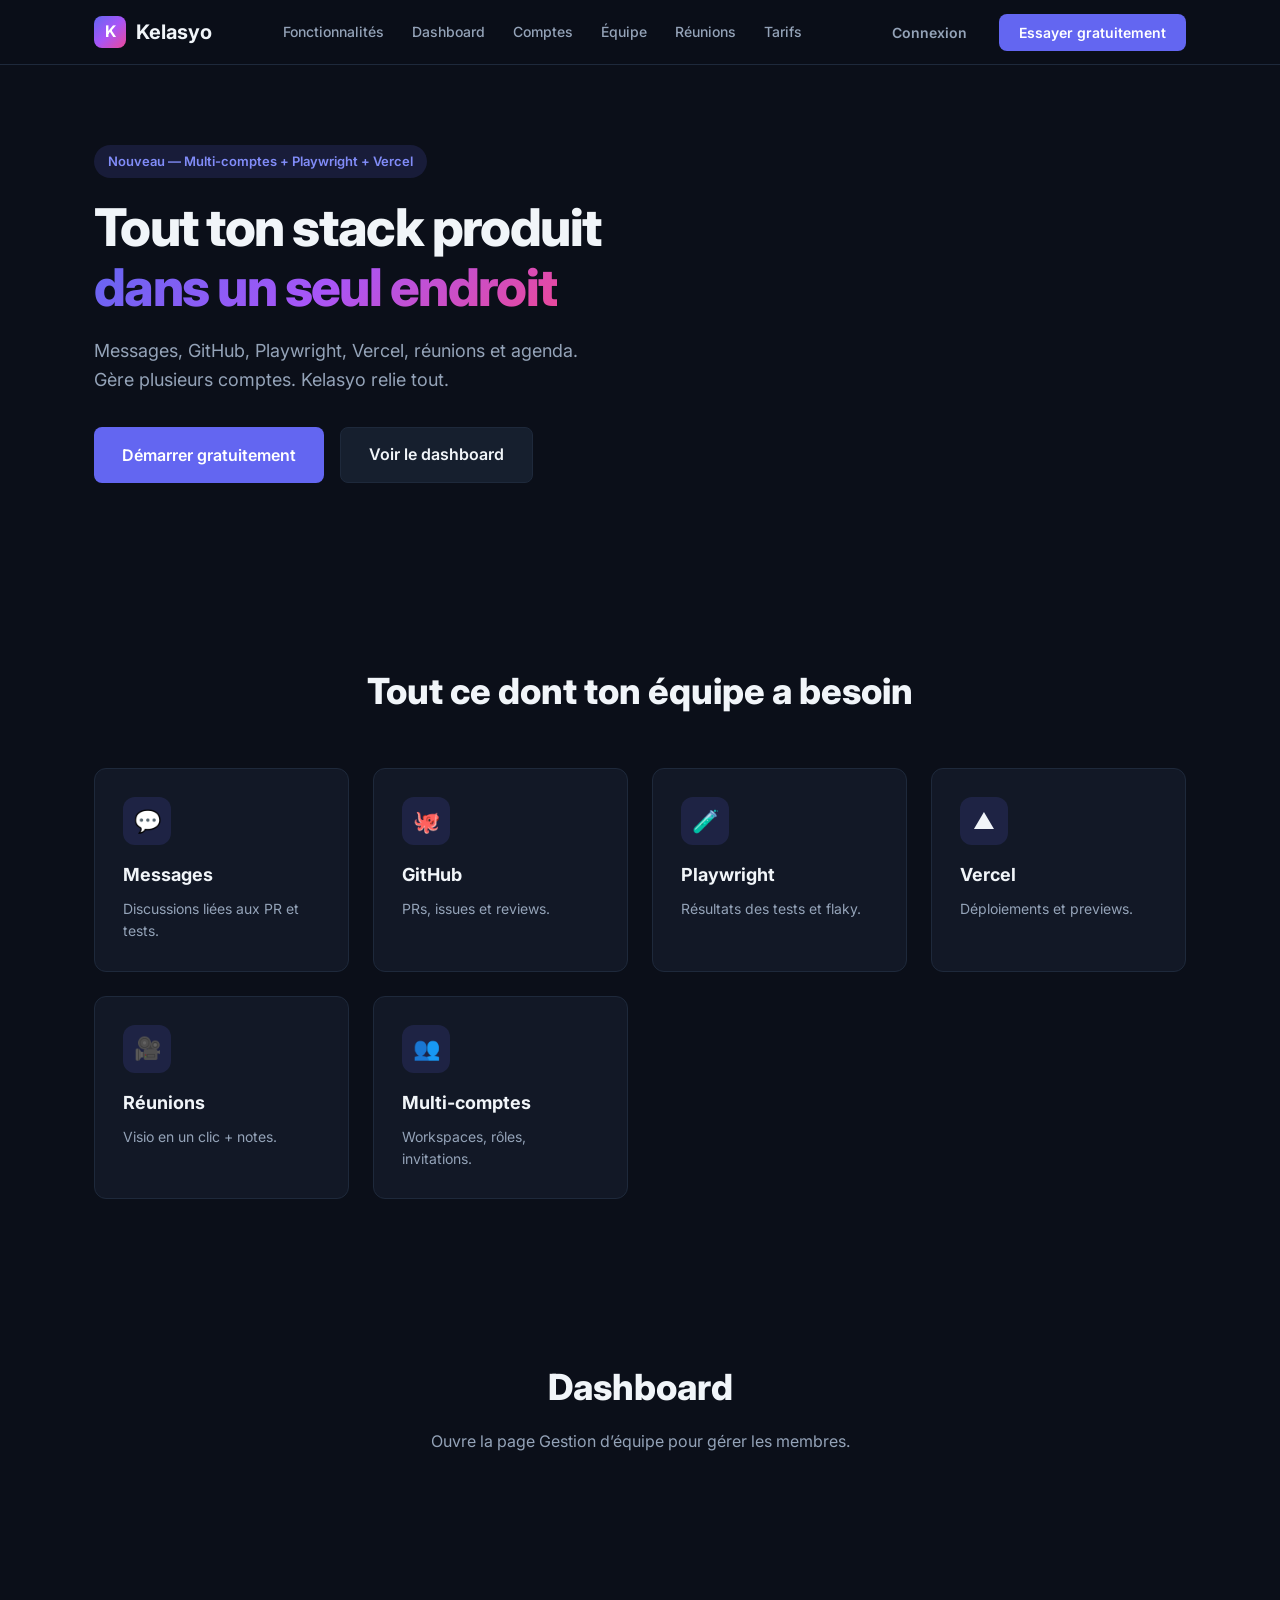
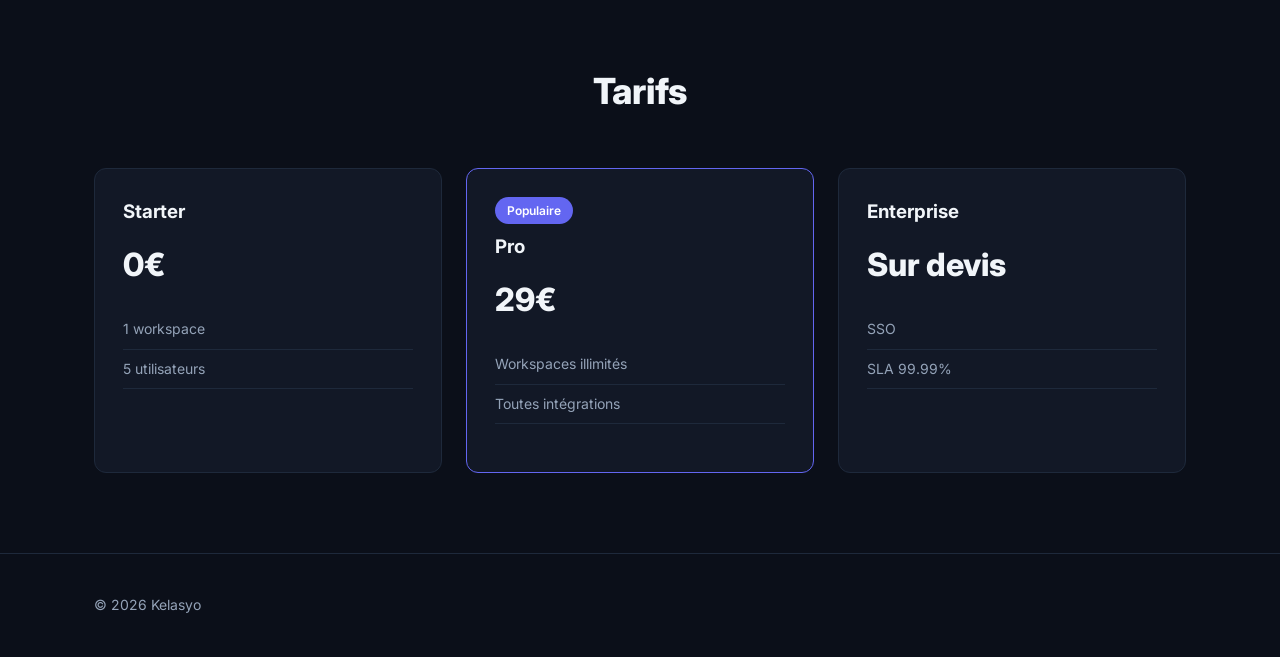
<file: index.html>
<!DOCTYPE html>
<html lang="fr">
<head>
  <meta charset="UTF-8" />
  <meta name="viewport" content="width=device-width, initial-scale=1.0" />
  <title>Kelasyo — Le hub de ton équipe dev & produit</title>
  <meta name="description" content="Kelasyo centralise messages, GitHub, tests Playwright, Vercel, réunions et agenda. Un seul endroit pour toute ton équipe." />
  <link rel="preconnect" href="https://fonts.googleapis.com" />
  <link rel="preconnect" href="https://fonts.gstatic.com" crossorigin />
  <link href="https://fonts.googleapis.com/css2?family=Inter:wght@400;500;600;700;800&display=swap" rel="stylesheet" />
  <link rel="stylesheet" href="css/styles.css" />
</head>
<body>
  <header class="header">
    <div class="container header-inner">
      <a href="#" class="logo"><span class="logo-mark">K</span><span class="logo-text">Kelasyo</span></a>
      <nav class="nav">
        <a href="#features">Fonctionnalités</a>
        <a href="#dashboard">Dashboard</a>
        <a href="#accounts">Comptes</a>
        <a href="equipe.html">Équipe</a>
        <a href="#meetings">Réunions</a>
        <a href="#pricing">Tarifs</a>
      </nav>
      <div class="header-actions">
        <button class="btn btn-ghost">Connexion</button>
        <button class="btn btn-primary">Essayer gratuitement</button>
      </div>
    </div>
  </header>
  <section class="hero">
    <div class="container hero-inner">
      <div class="hero-content">
        <div class="badge">Nouveau — Multi-comptes + Playwright + Vercel</div>
        <h1>Tout ton stack produit<br><span class="gradient-text">dans un seul endroit</span></h1>
        <p class="hero-sub">Messages, GitHub, Playwright, Vercel, réunions et agenda. Gère plusieurs comptes. Kelasyo relie tout.</p>
        <div class="hero-cta">
          <button class="btn btn-primary btn-lg">Démarrer gratuitement</button>
          <a class="btn btn-secondary btn-lg" href="#dashboard">Voir le dashboard</a>
        </div>
      </div>
    </div>
  </section>
  <section class="features" id="features">
    <div class="container">
      <div class="section-header"><h2>Tout ce dont ton équipe a besoin</h2></div>
      <div class="features-grid">
        <article class="feature-card"><div class="feature-icon messages">💬</div><h3>Messages</h3><p>Discussions liées aux PR et tests.</p></article>
        <article class="feature-card"><div class="feature-icon github">🐙</div><h3>GitHub</h3><p>PRs, issues et reviews.</p></article>
        <article class="feature-card"><div class="feature-icon playwright">🧪</div><h3>Playwright</h3><p>Résultats des tests et flaky.</p></article>
        <article class="feature-card"><div class="feature-icon vercel">▲</div><h3>Vercel</h3><p>Déploiements et previews.</p></article>
        <article class="feature-card"><div class="feature-icon meetings">🎥</div><h3>Réunions</h3><p>Visio en un clic + notes.</p></article>
        <article class="feature-card"><div class="feature-icon accounts">👥</div><h3>Multi-comptes</h3><p>Workspaces, rôles, invitations.</p></article>
      </div>
    </div>
  </section>
  <section class="dashboard-section" id="dashboard">
    <div class="container">
      <div class="section-header"><h2>Dashboard</h2><p>Ouvre la page <a href="equipe.html">Gestion d’équipe</a> pour gérer les membres.</p></div>
    </div>
  </section>
  <section class="pricing" id="pricing">
    <div class="container">
      <div class="section-header"><h2>Tarifs</h2></div>
      <div class="pricing-grid">
        <div class="price-card"><h3>Starter</h3><div class="price">0€</div><ul><li>1 workspace</li><li>5 utilisateurs</li></ul></div>
        <div class="price-card popular"><div class="popular-badge">Populaire</div><h3>Pro</h3><div class="price">29€</div><ul><li>Workspaces illimités</li><li>Toutes intégrations</li></ul></div>
        <div class="price-card"><h3>Enterprise</h3><div class="price">Sur devis</div><ul><li>SSO</li><li>SLA 99.99%</li></ul></div>
      </div>
    </div>
  </section>
  <footer class="footer"><div class="container"><p>© 2026 Kelasyo</p></div></footer>
  <script src="js/main.js"></script>
</body>
</html>
</file>
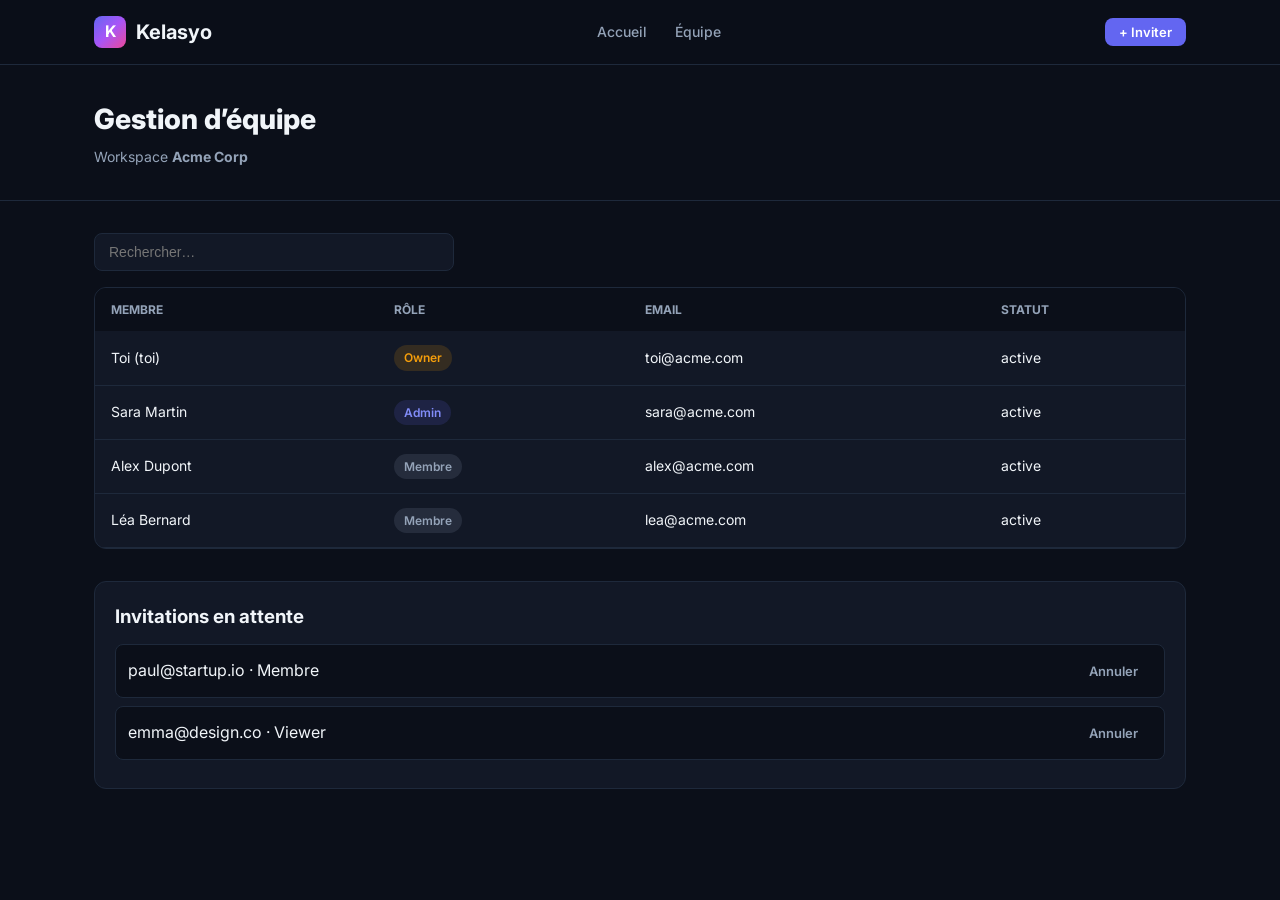
<file: equipe.html>
<!DOCTYPE html>
<html lang="fr">
<head>
  <meta charset="UTF-8" />
  <meta name="viewport" content="width=device-width, initial-scale=1.0" />
  <title>Gestion d’équipe — Kelasyo</title>
  <link href="https://fonts.googleapis.com/css2?family=Inter:wght@400;500;600;700;800&display=swap" rel="stylesheet" />
  <link rel="stylesheet" href="css/styles.css" />
  <link rel="stylesheet" href="css/equipe.css" />
</head>
<body>
  <header class="header">
    <div class="container header-inner">
      <a href="index.html" class="logo"><span class="logo-mark">K</span><span class="logo-text">Kelasyo</span></a>
      <nav class="nav">
        <a href="index.html">Accueil</a>
        <a href="equipe.html">Équipe</a>
      </nav>
      <button class="btn btn-primary btn-sm" id="inviteBtn">+ Inviter</button>
    </div>
  </header>
  <section class="page-header">
    <div class="container">
      <h1>Gestion d’équipe</h1>
      <p class="page-sub">Workspace <strong>Acme Corp</strong></p>
    </div>
  </section>
  <section class="team-content">
    <div class="container">
      <div class="team-toolbar">
        <input type="text" id="searchMembers" placeholder="Rechercher…" class="search-input" />
      </div>
      <div class="table-wrap">
        <table class="members-table"><thead><tr><th>Membre</th><th>Rôle</th><th>Email</th><th>Statut</th></tr></thead>
        <tbody id="membersBody"></tbody></table>
      </div>
      <div class="pending-section">
        <h3>Invitations en attente</h3>
        <div id="pendingList"></div>
      </div>
    </div>
  </section>
  <div class="modal-overlay" id="inviteModal">
    <div class="modal">
      <div class="modal-header"><h3>Inviter</h3><button class="modal-close" id="closeModal">×</button></div>
      <div class="modal-body">
        <textarea id="inviteEmails" rows="4" placeholder="email@exemple.com"></textarea>
        <select id="inviteRole"><option value="member">Membre</option><option value="admin">Admin</option><option value="viewer">Viewer</option></select>
      </div>
      <div class="modal-footer">
        <button class="btn btn-secondary" id="cancelInvite">Annuler</button>
        <button class="btn btn-primary" id="sendInvites">Envoyer</button>
      </div>
    </div>
  </div>
  <div class="toast" id="toast"></div>
  <script src="js/equipe.js"></script>
</body>
</html>
</file>
<file: css/styles.css>
*,*::before,*::after{box-sizing:border-box;margin:0;padding:0}:root{--bg:#0b0f19;--bg-elevated:#121826;--bg-card:#161f2e;--border:#1e293b;--text:#f1f5f9;--text-muted:#94a3b8;--primary:#6366f1;--primary-hover:#818cf8;--success:#22c55e;--warn:#f59e0b;--gradient:linear-gradient(135deg,#6366f1,#a855f7,#ec4899);--radius:12px;--font:Inter,system-ui,sans-serif}html{scroll-behavior:smooth}body{font-family:var(--font);background:var(--bg);color:var(--text);line-height:1.6}.container{max-width:1140px;margin:0 auto;padding:0 24px}a{color:inherit;text-decoration:none}ul{list-style:none}button{font-family:inherit;cursor:pointer;border:none;background:none}.btn{display:inline-flex;align-items:center;justify-content:center;gap:8px;padding:10px 20px;border-radius:8px;font-weight:600;font-size:14px;transition:.2s}.btn-primary{background:var(--primary);color:#fff}.btn-primary:hover{background:var(--primary-hover)}.btn-secondary{background:var(--bg-card);color:var(--text);border:1px solid var(--border)}.btn-ghost{color:var(--text-muted)}.btn-lg{padding:14px 28px;font-size:16px}.btn-sm{padding:6px 14px;font-size:13px}.header{position:sticky;top:0;z-index:100;background:rgba(11,15,25,.85);backdrop-filter:blur(12px);border-bottom:1px solid var(--border)}.header-inner{display:flex;align-items:center;justify-content:space-between;height:64px}.logo{display:flex;align-items:center;gap:10px;font-weight:700;font-size:20px}.logo-mark{width:32px;height:32px;background:var(--gradient);border-radius:8px;display:grid;place-items:center;font-size:16px;color:#fff}.nav{display:flex;gap:28px}.nav a{color:var(--text-muted);font-size:14px;font-weight:500}.nav a:hover{color:var(--text)}.header-actions{display:flex;gap:12px;align-items:center}.hero{padding:80px 0 100px}.hero-inner{display:grid;gap:40px}.badge{display:inline-block;padding:6px 14px;background:rgba(99,102,241,.15);color:var(--primary-hover);border-radius:100px;font-size:13px;font-weight:600;margin-bottom:20px}.hero h1{font-size:clamp(36px,5vw,52px);font-weight:800;line-height:1.15;letter-spacing:-.03em;margin-bottom:20px}.gradient-text{background:var(--gradient);-webkit-background-clip:text;-webkit-text-fill-color:transparent;background-clip:text}.hero-sub{color:var(--text-muted);font-size:18px;max-width:520px;margin-bottom:32px}.hero-cta{display:flex;gap:16px;flex-wrap:wrap}.features,.dashboard-section,.pricing{padding:80px 0}.section-header{text-align:center;margin-bottom:48px}.section-header h2{font-size:clamp(28px,4vw,36px);font-weight:800;margin-bottom:12px}.section-header p{color:var(--text-muted)}.features-grid,.pricing-grid{display:grid;grid-template-columns:repeat(auto-fit,minmax(240px,1fr));gap:24px}.feature-card,.price-card{background:var(--bg-elevated);border:1px solid var(--border);border-radius:var(--radius);padding:28px}.feature-icon{width:48px;height:48px;border-radius:12px;display:grid;place-items:center;font-size:22px;margin-bottom:16px;background:rgba(99,102,241,.15)}.feature-card h3{font-size:18px;margin-bottom:8px}.feature-card p{color:var(--text-muted);font-size:14px}.price{font-size:32px;font-weight:800;margin:12px 0 20px}.price-card.popular{border-color:var(--primary)}.popular-badge{display:inline-block;background:var(--primary);color:#fff;font-size:12px;font-weight:600;padding:4px 12px;border-radius:100px;margin-bottom:8px}.price-card ul{margin-bottom:20px}.price-card li{padding:8px 0;font-size:14px;color:var(--text-muted);border-bottom:1px solid var(--border)}.footer{border-top:1px solid var(--border);padding:40px 0;color:var(--text-muted);font-size:14px}@media(max-width:700px){.nav{display:none}.hero-cta{flex-direction:column}.hero-cta .btn{width:100%}}
</file>
<file: css/equipe.css>
.page-header{padding:32px 0;border-bottom:1px solid var(--border)}.page-header h1{font-size:28px;font-weight:800;margin-bottom:4px}.page-sub{color:var(--text-muted);font-size:14px}.team-content{padding:32px 0 80px}.team-toolbar{margin-bottom:16px}.search-input{width:100%;max-width:360px;padding:10px 14px;background:var(--bg-elevated);border:1px solid var(--border);border-radius:8px;color:var(--text);font-size:14px}.table-wrap{background:var(--bg-elevated);border:1px solid var(--border);border-radius:12px;overflow:hidden;margin-bottom:32px}.members-table{width:100%;border-collapse:collapse;font-size:14px}.members-table th{text-align:left;padding:12px 16px;background:var(--bg);color:var(--text-muted);font-size:12px;text-transform:uppercase}.members-table td{padding:14px 16px;border-bottom:1px solid var(--border)}.role{display:inline-block;padding:3px 10px;border-radius:100px;font-size:12px;font-weight:600}.role.owner{background:rgba(245,158,11,.15);color:var(--warn)}.role.admin{background:rgba(99,102,241,.15);color:var(--primary-hover)}.role.member{background:rgba(148,163,184,.15);color:var(--text-muted)}.role.viewer{background:rgba(34,197,94,.12);color:var(--success)}.pending-section{background:var(--bg-elevated);border:1px solid var(--border);border-radius:12px;padding:20px}.pending-section h3{margin-bottom:12px}.pending-item{display:flex;justify-content:space-between;align-items:center;padding:12px;background:var(--bg);border-radius:8px;margin-bottom:8px;border:1px solid var(--border)}.modal-overlay{position:fixed;inset:0;background:rgba(0,0,0,.6);display:flex;align-items:center;justify-content:center;z-index:200;opacity:0;visibility:hidden;transition:.2s}.modal-overlay.open{opacity:1;visibility:visible}.modal{background:var(--bg-elevated);border:1px solid var(--border);border-radius:16px;width:100%;max-width:440px}.modal-header,.modal-footer{display:flex;justify-content:space-between;align-items:center;padding:16px 20px;border-bottom:1px solid var(--border)}.modal-footer{border-bottom:none;border-top:1px solid var(--border);justify-content:flex-end;gap:10px}.modal-body{padding:20px}.modal-body textarea,.modal-body select{width:100%;padding:12px;background:var(--bg);border:1px solid var(--border);border-radius:8px;color:var(--text);margin-bottom:12px;font-family:inherit}.modal-close{font-size:22px;color:var(--text-muted)}.toast{position:fixed;bottom:32px;left:50%;transform:translateX(-50%) translateY(20px);background:var(--bg-card);border:1px solid var(--border);padding:12px 24px;border-radius:10px;opacity:0;visibility:hidden;transition:.25s;z-index:300}.toast.show{opacity:1;visibility:visible;transform:translateX(-50%) translateY(0)}
</file>
